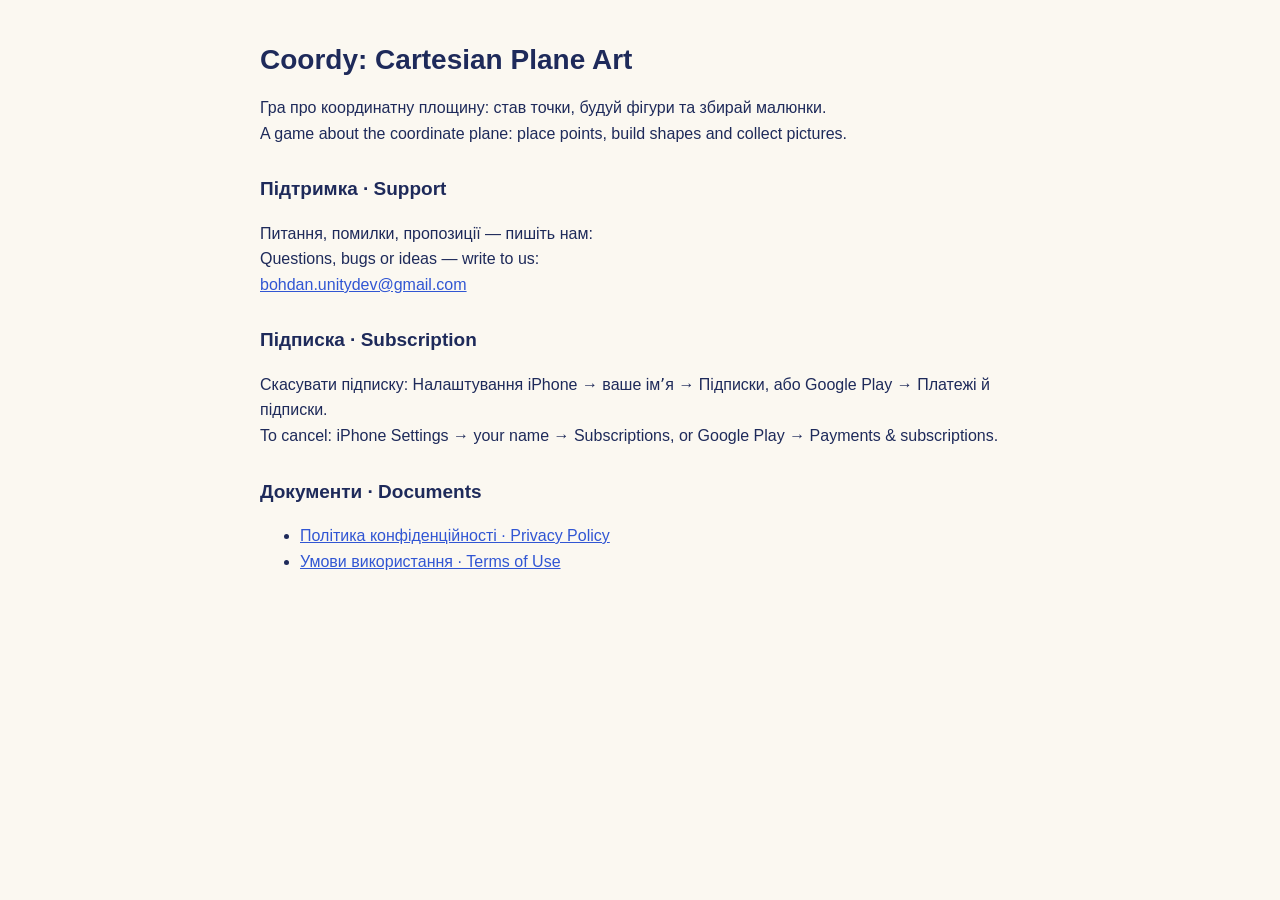
<file: index.html>
<!doctype html>
<html lang="uk">
<head>
<meta charset="utf-8">
<meta name="viewport" content="width=device-width, initial-scale=1">
<title>Coordy — Support</title>
<link rel="stylesheet" href="style.css">
</head>
<body>
<main>
<h1>Coordy: Cartesian Plane Art</h1>
<p>Гра про координатну площину: став точки, будуй фігури та збирай малюнки.<br>
A game about the coordinate plane: place points, build shapes and collect pictures.</p>

<h2>Підтримка · Support</h2>
<p>Питання, помилки, пропозиції — пишіть нам:<br>
Questions, bugs or ideas — write to us:<br>
<a href="mailto:bohdan.unitydev@gmail.com">bohdan.unitydev@gmail.com</a></p>

<h2>Підписка · Subscription</h2>
<p>Скасувати підписку: Налаштування iPhone → ваше імʼя → Підписки, або Google Play → Платежі й підписки.<br>
To cancel: iPhone Settings → your name → Subscriptions, or Google Play → Payments &amp; subscriptions.</p>

<h2>Документи · Documents</h2>
<ul>
<li><a href="privacy.html">Політика конфіденційності · Privacy Policy</a></li>
<li><a href="terms.html">Умови використання · Terms of Use</a></li>
</ul>
</main>
</body>
</html>
</file>
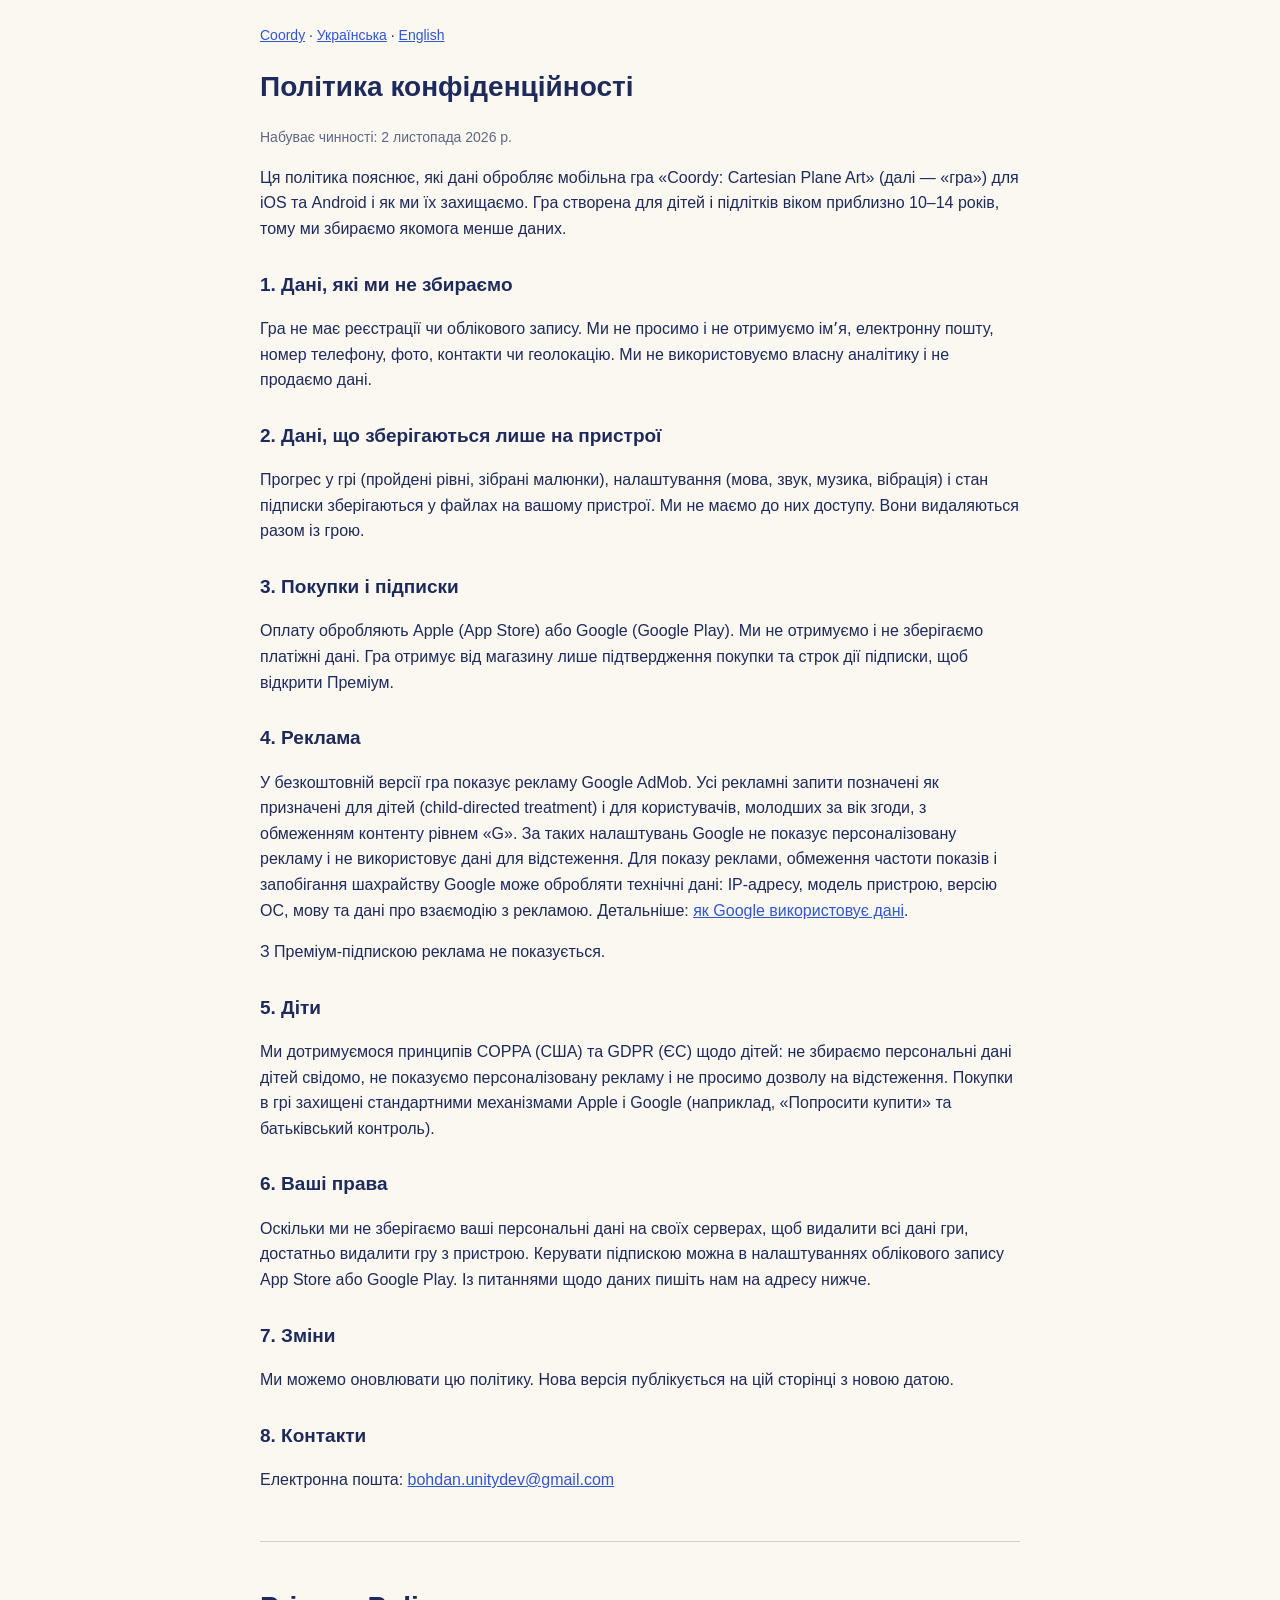
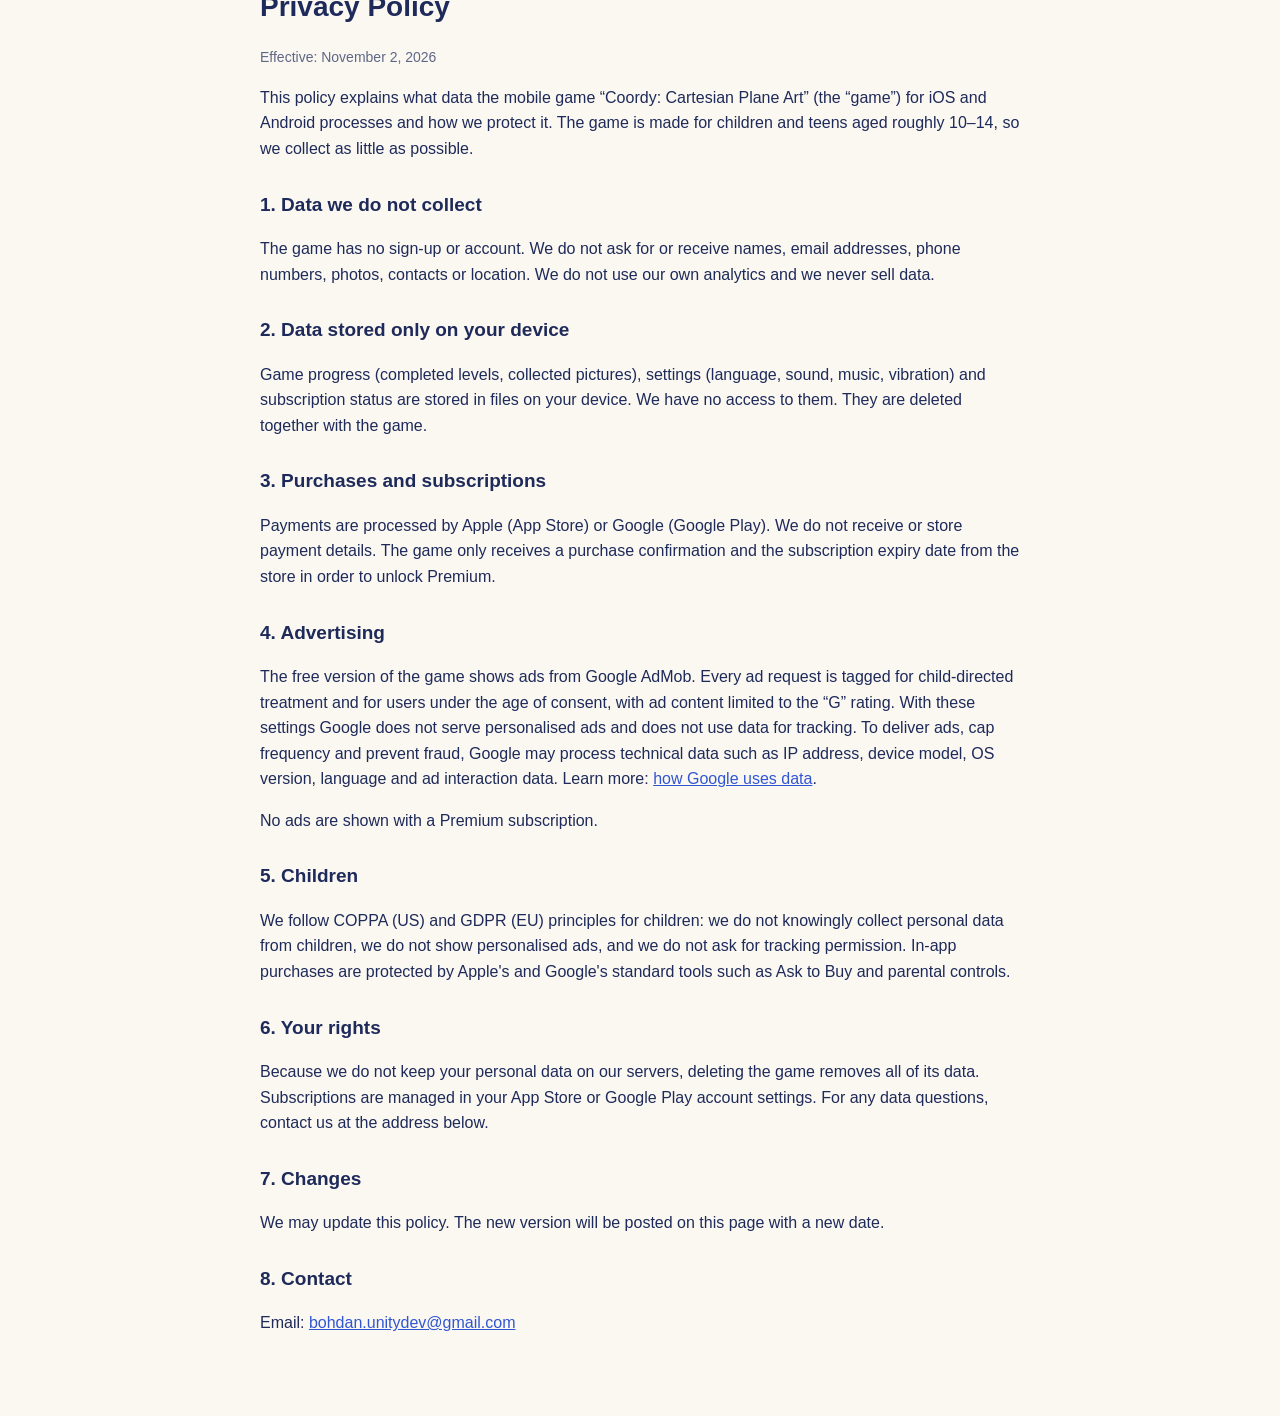
<file: privacy.html>
<!doctype html>
<html lang="uk">
<head>
<meta charset="utf-8">
<meta name="viewport" content="width=device-width, initial-scale=1">
<title>Coordy — Privacy Policy</title>
<link rel="stylesheet" href="style.css">
</head>
<body>
<main>
<nav><a href="index.html">Coordy</a> · <a href="#uk">Українська</a> · <a href="#en">English</a></nav>

<section id="uk">
<h1>Політика конфіденційності</h1>
<p class="date">Набуває чинності: 2 листопада 2026 р.</p>

<p>Ця політика пояснює, які дані обробляє мобільна гра «Coordy: Cartesian Plane Art» (далі — «гра») для iOS та Android і як ми їх захищаємо. Гра створена для дітей і підлітків віком приблизно 10–14 років, тому ми збираємо якомога менше даних.</p>

<h2>1. Дані, які ми не збираємо</h2>
<p>Гра не має реєстрації чи облікового запису. Ми не просимо і не отримуємо імʼя, електронну пошту, номер телефону, фото, контакти чи геолокацію. Ми не використовуємо власну аналітику і не продаємо дані.</p>

<h2>2. Дані, що зберігаються лише на пристрої</h2>
<p>Прогрес у грі (пройдені рівні, зібрані малюнки), налаштування (мова, звук, музика, вібрація) і стан підписки зберігаються у файлах на вашому пристрої. Ми не маємо до них доступу. Вони видаляються разом із грою.</p>

<h2>3. Покупки і підписки</h2>
<p>Оплату обробляють Apple (App Store) або Google (Google Play). Ми не отримуємо і не зберігаємо платіжні дані. Гра отримує від магазину лише підтвердження покупки та строк дії підписки, щоб відкрити Преміум.</p>

<h2>4. Реклама</h2>
<p>У безкоштовній версії гра показує рекламу Google AdMob. Усі рекламні запити позначені як призначені для дітей (child-directed treatment) і для користувачів, молодших за вік згоди, з обмеженням контенту рівнем «G». За таких налаштувань Google не показує персоналізовану рекламу і не використовує дані для відстеження. Для показу реклами, обмеження частоти показів і запобігання шахрайству Google може обробляти технічні дані: IP-адресу, модель пристрою, версію ОС, мову та дані про взаємодію з рекламою. Детальніше: <a href="https://policies.google.com/technologies/partner-sites">як Google використовує дані</a>.</p>
<p>З Преміум-підпискою реклама не показується.</p>

<h2>5. Діти</h2>
<p>Ми дотримуємося принципів COPPA (США) та GDPR (ЄС) щодо дітей: не збираємо персональні дані дітей свідомо, не показуємо персоналізовану рекламу і не просимо дозволу на відстеження. Покупки в грі захищені стандартними механізмами Apple і Google (наприклад, «Попросити купити» та батьківський контроль).</p>

<h2>6. Ваші права</h2>
<p>Оскільки ми не зберігаємо ваші персональні дані на своїх серверах, щоб видалити всі дані гри, достатньо видалити гру з пристрою. Керувати підпискою можна в налаштуваннях облікового запису App Store або Google Play. Із питаннями щодо даних пишіть нам на адресу нижче.</p>

<h2>7. Зміни</h2>
<p>Ми можемо оновлювати цю політику. Нова версія публікується на цій сторінці з новою датою.</p>

<h2>8. Контакти</h2>
<p>Електронна пошта: <a href="mailto:bohdan.unitydev@gmail.com">bohdan.unitydev@gmail.com</a></p>
</section>

<hr>

<section id="en">
<h1>Privacy Policy</h1>
<p class="date">Effective: November 2, 2026</p>

<p>This policy explains what data the mobile game “Coordy: Cartesian Plane Art” (the “game”) for iOS and Android processes and how we protect it. The game is made for children and teens aged roughly 10–14, so we collect as little as possible.</p>

<h2>1. Data we do not collect</h2>
<p>The game has no sign-up or account. We do not ask for or receive names, email addresses, phone numbers, photos, contacts or location. We do not use our own analytics and we never sell data.</p>

<h2>2. Data stored only on your device</h2>
<p>Game progress (completed levels, collected pictures), settings (language, sound, music, vibration) and subscription status are stored in files on your device. We have no access to them. They are deleted together with the game.</p>

<h2>3. Purchases and subscriptions</h2>
<p>Payments are processed by Apple (App Store) or Google (Google Play). We do not receive or store payment details. The game only receives a purchase confirmation and the subscription expiry date from the store in order to unlock Premium.</p>

<h2>4. Advertising</h2>
<p>The free version of the game shows ads from Google AdMob. Every ad request is tagged for child-directed treatment and for users under the age of consent, with ad content limited to the “G” rating. With these settings Google does not serve personalised ads and does not use data for tracking. To deliver ads, cap frequency and prevent fraud, Google may process technical data such as IP address, device model, OS version, language and ad interaction data. Learn more: <a href="https://policies.google.com/technologies/partner-sites">how Google uses data</a>.</p>
<p>No ads are shown with a Premium subscription.</p>

<h2>5. Children</h2>
<p>We follow COPPA (US) and GDPR (EU) principles for children: we do not knowingly collect personal data from children, we do not show personalised ads, and we do not ask for tracking permission. In-app purchases are protected by Apple's and Google's standard tools such as Ask to Buy and parental controls.</p>

<h2>6. Your rights</h2>
<p>Because we do not keep your personal data on our servers, deleting the game removes all of its data. Subscriptions are managed in your App Store or Google Play account settings. For any data questions, contact us at the address below.</p>

<h2>7. Changes</h2>
<p>We may update this policy. The new version will be posted on this page with a new date.</p>

<h2>8. Contact</h2>
<p>Email: <a href="mailto:bohdan.unitydev@gmail.com">bohdan.unitydev@gmail.com</a></p>
</section>
</main>
</body>
</html>
</file>
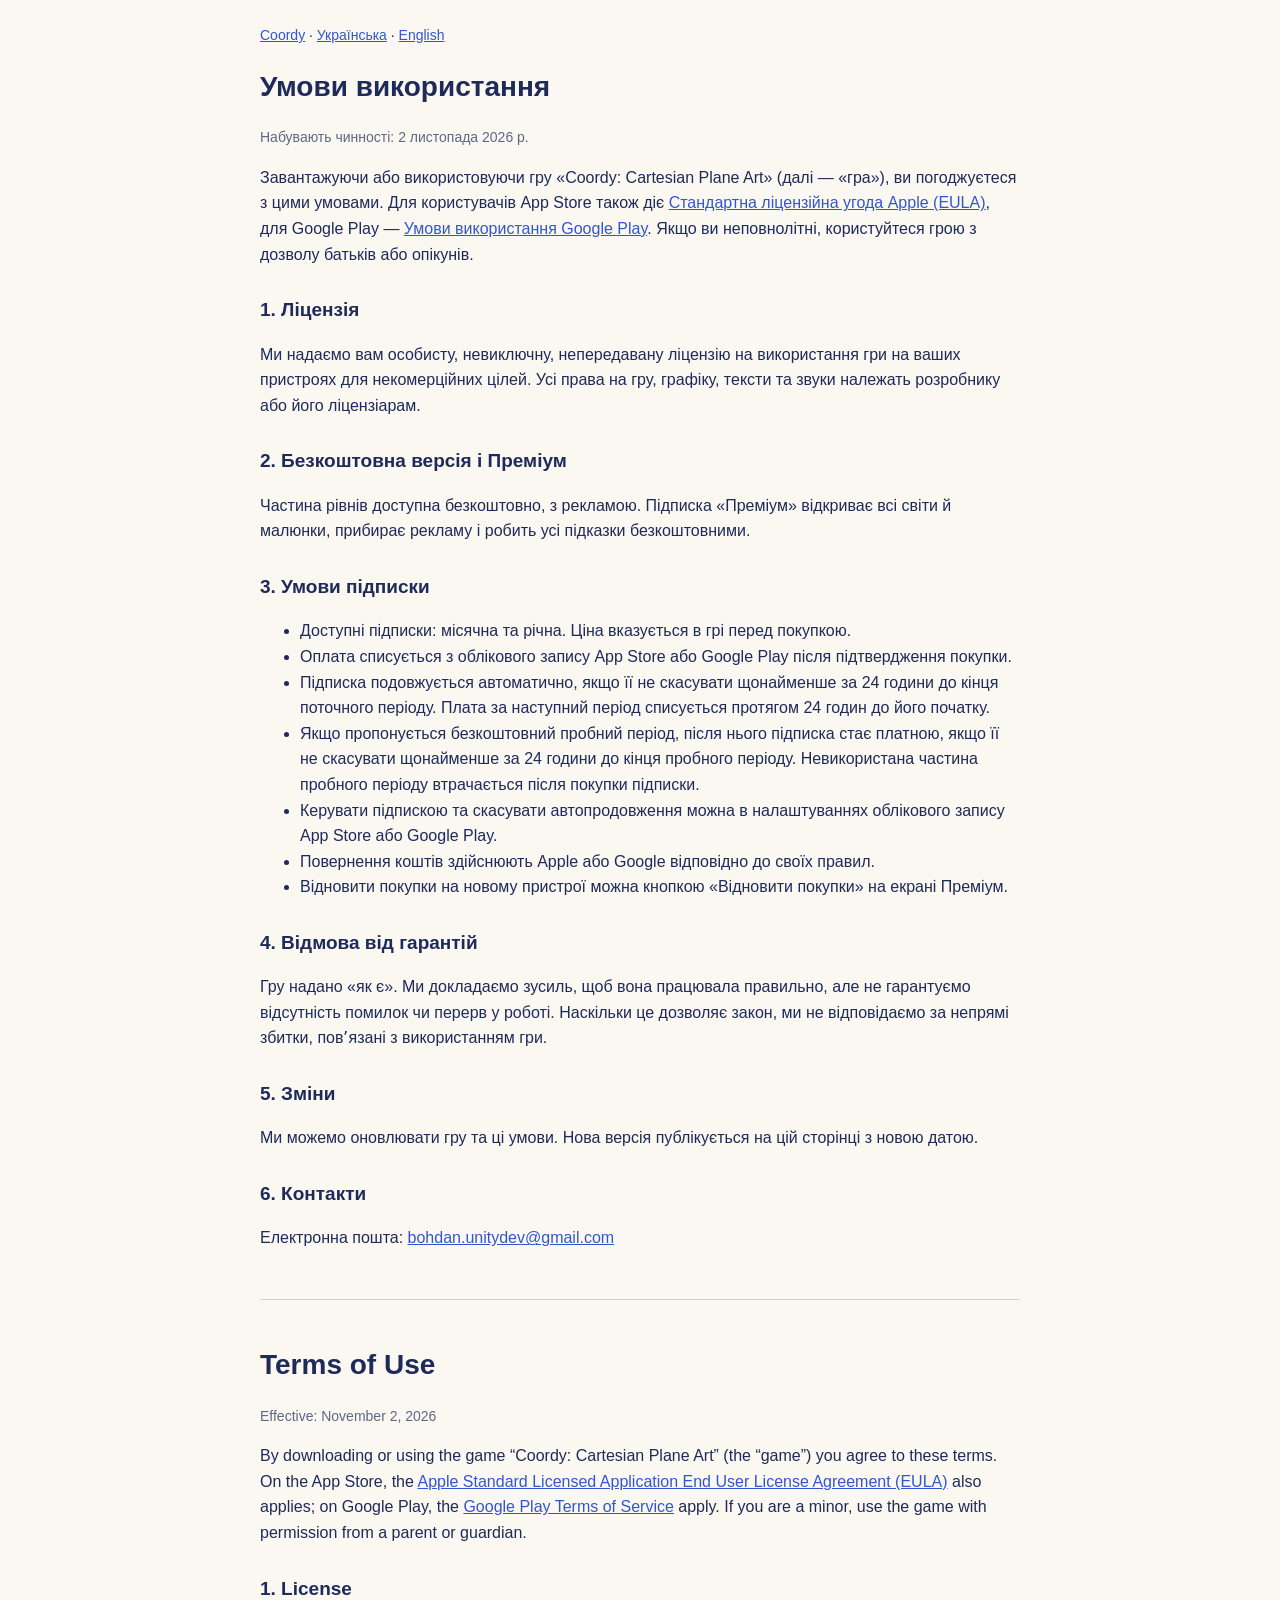
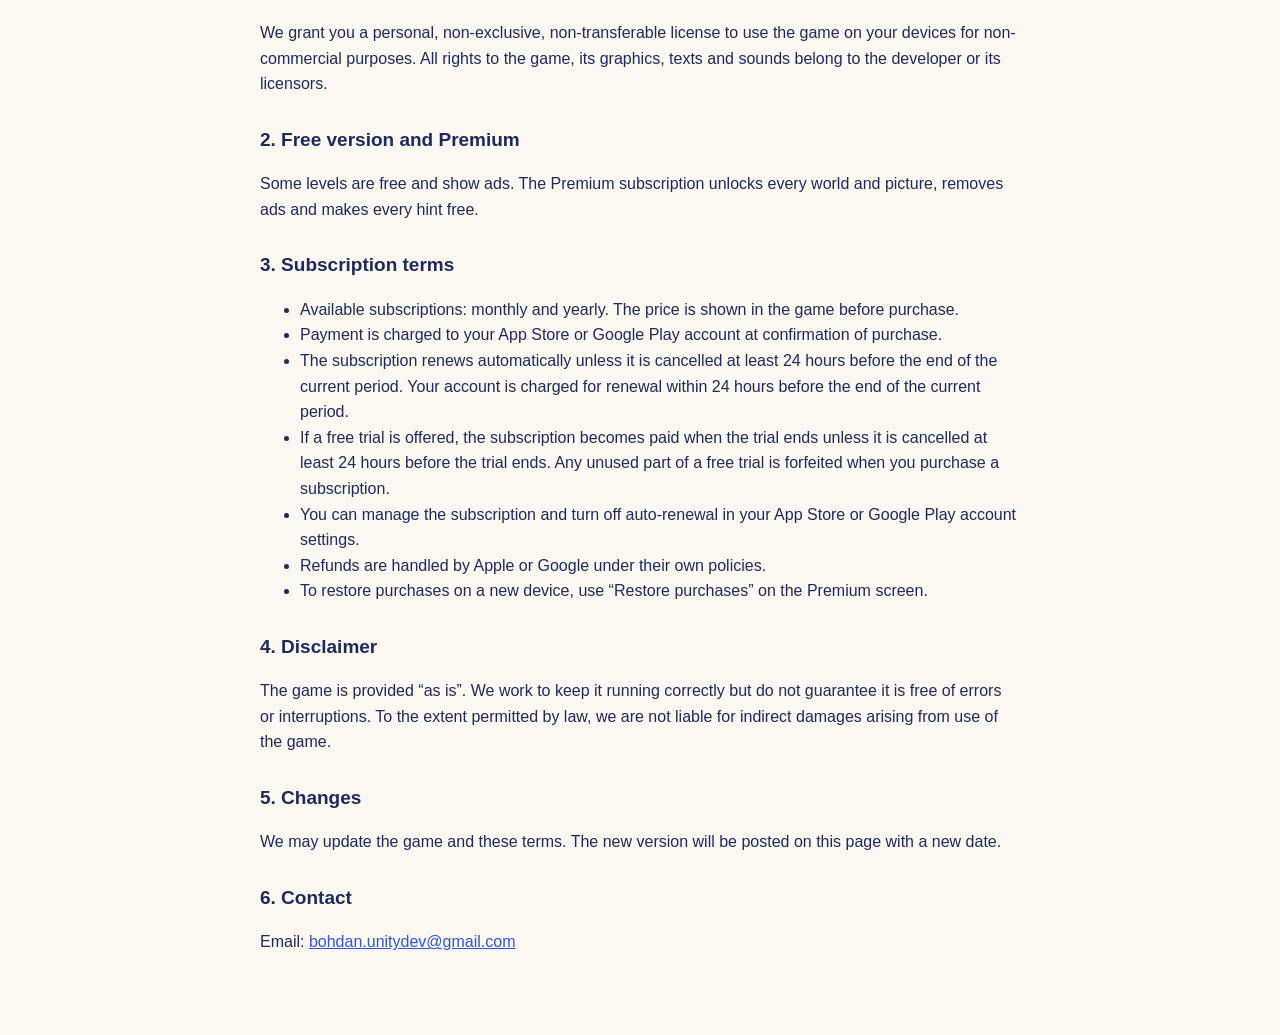
<file: terms.html>
<!doctype html>
<html lang="uk">
<head>
<meta charset="utf-8">
<meta name="viewport" content="width=device-width, initial-scale=1">
<title>Coordy — Terms of Use</title>
<link rel="stylesheet" href="style.css">
</head>
<body>
<main>
<nav><a href="index.html">Coordy</a> · <a href="#uk">Українська</a> · <a href="#en">English</a></nav>

<section id="uk">
<h1>Умови використання</h1>
<p class="date">Набувають чинності: 2 листопада 2026 р.</p>

<p>Завантажуючи або використовуючи гру «Coordy: Cartesian Plane Art» (далі — «гра»), ви погоджуєтеся з цими умовами. Для користувачів App Store також діє <a href="https://www.apple.com/legal/internet-services/itunes/dev/stdeula/">Стандартна ліцензійна угода Apple (EULA)</a>, для Google Play — <a href="https://play.google.com/about/play-terms/">Умови використання Google Play</a>. Якщо ви неповнолітні, користуйтеся грою з дозволу батьків або опікунів.</p>

<h2>1. Ліцензія</h2>
<p>Ми надаємо вам особисту, невиключну, непередавану ліцензію на використання гри на ваших пристроях для некомерційних цілей. Усі права на гру, графіку, тексти та звуки належать розробнику або його ліцензіарам.</p>

<h2>2. Безкоштовна версія і Преміум</h2>
<p>Частина рівнів доступна безкоштовно, з рекламою. Підписка «Преміум» відкриває всі світи й малюнки, прибирає рекламу і робить усі підказки безкоштовними.</p>

<h2>3. Умови підписки</h2>
<ul>
<li>Доступні підписки: місячна та річна. Ціна вказується в грі перед покупкою.</li>
<li>Оплата списується з облікового запису App Store або Google Play після підтвердження покупки.</li>
<li>Підписка подовжується автоматично, якщо її не скасувати щонайменше за 24 години до кінця поточного періоду. Плата за наступний період списується протягом 24 годин до його початку.</li>
<li>Якщо пропонується безкоштовний пробний період, після нього підписка стає платною, якщо її не скасувати щонайменше за 24 години до кінця пробного періоду. Невикористана частина пробного періоду втрачається після покупки підписки.</li>
<li>Керувати підпискою та скасувати автопродовження можна в налаштуваннях облікового запису App Store або Google Play.</li>
<li>Повернення коштів здійснюють Apple або Google відповідно до своїх правил.</li>
<li>Відновити покупки на новому пристрої можна кнопкою «Відновити покупки» на екрані Преміум.</li>
</ul>

<h2>4. Відмова від гарантій</h2>
<p>Гру надано «як є». Ми докладаємо зусиль, щоб вона працювала правильно, але не гарантуємо відсутність помилок чи перерв у роботі. Наскільки це дозволяє закон, ми не відповідаємо за непрямі збитки, повʼязані з використанням гри.</p>

<h2>5. Зміни</h2>
<p>Ми можемо оновлювати гру та ці умови. Нова версія публікується на цій сторінці з новою датою.</p>

<h2>6. Контакти</h2>
<p>Електронна пошта: <a href="mailto:bohdan.unitydev@gmail.com">bohdan.unitydev@gmail.com</a></p>
</section>

<hr>

<section id="en">
<h1>Terms of Use</h1>
<p class="date">Effective: November 2, 2026</p>

<p>By downloading or using the game “Coordy: Cartesian Plane Art” (the “game”) you agree to these terms. On the App Store, the <a href="https://www.apple.com/legal/internet-services/itunes/dev/stdeula/">Apple Standard Licensed Application End User License Agreement (EULA)</a> also applies; on Google Play, the <a href="https://play.google.com/about/play-terms/">Google Play Terms of Service</a> apply. If you are a minor, use the game with permission from a parent or guardian.</p>

<h2>1. License</h2>
<p>We grant you a personal, non-exclusive, non-transferable license to use the game on your devices for non-commercial purposes. All rights to the game, its graphics, texts and sounds belong to the developer or its licensors.</p>

<h2>2. Free version and Premium</h2>
<p>Some levels are free and show ads. The Premium subscription unlocks every world and picture, removes ads and makes every hint free.</p>

<h2>3. Subscription terms</h2>
<ul>
<li>Available subscriptions: monthly and yearly. The price is shown in the game before purchase.</li>
<li>Payment is charged to your App Store or Google Play account at confirmation of purchase.</li>
<li>The subscription renews automatically unless it is cancelled at least 24 hours before the end of the current period. Your account is charged for renewal within 24 hours before the end of the current period.</li>
<li>If a free trial is offered, the subscription becomes paid when the trial ends unless it is cancelled at least 24 hours before the trial ends. Any unused part of a free trial is forfeited when you purchase a subscription.</li>
<li>You can manage the subscription and turn off auto-renewal in your App Store or Google Play account settings.</li>
<li>Refunds are handled by Apple or Google under their own policies.</li>
<li>To restore purchases on a new device, use “Restore purchases” on the Premium screen.</li>
</ul>

<h2>4. Disclaimer</h2>
<p>The game is provided “as is”. We work to keep it running correctly but do not guarantee it is free of errors or interruptions. To the extent permitted by law, we are not liable for indirect damages arising from use of the game.</p>

<h2>5. Changes</h2>
<p>We may update the game and these terms. The new version will be posted on this page with a new date.</p>

<h2>6. Contact</h2>
<p>Email: <a href="mailto:bohdan.unitydev@gmail.com">bohdan.unitydev@gmail.com</a></p>
</section>
</main>
</body>
</html>
</file>
<file: style.css>
:root { color-scheme: light dark; --ink: #1E2A5A; --bg: #FBF8F1; --link: #3156D3; }
@media (prefers-color-scheme: dark) { :root { --ink: #E8ECF8; --bg: #12182E; --link: #8FA8FF; } }
body { margin: 0; background: var(--bg); color: var(--ink); font: 16px/1.6 -apple-system, "Segoe UI", Roboto, sans-serif; }
main { max-width: 760px; margin: 0 auto; padding: 24px 16px 64px; }
h1 { font-size: 28px; line-height: 1.2; }
h2 { font-size: 19px; margin-top: 28px; }
a { color: var(--link); }
nav { font-size: 14px; margin-bottom: 8px; }
.date { opacity: .7; font-size: 14px; }
hr { margin: 48px 0; border: 0; border-top: 1px solid currentColor; opacity: .2; }
</file>
